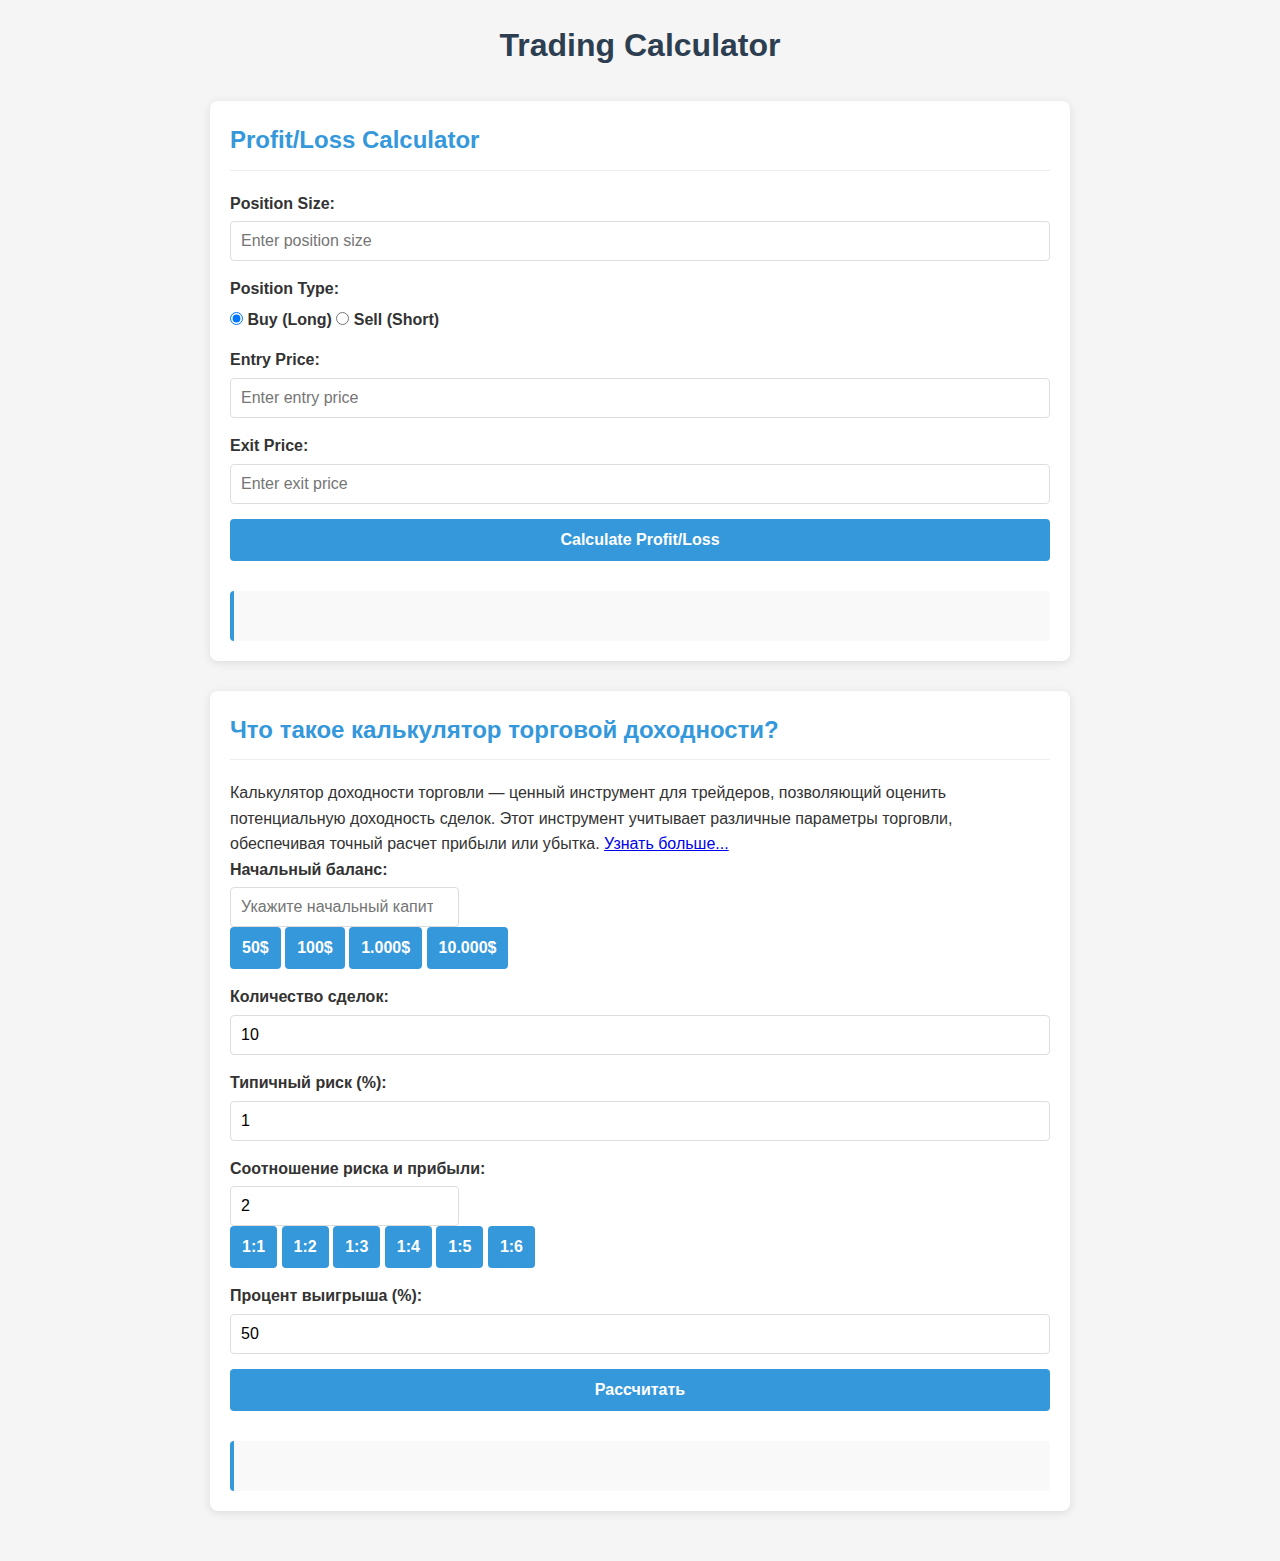
<file: index.html>
<!DOCTYPE html>
<html lang="en">
<head>
    <meta charset="UTF-8">
    <meta name="viewport" content="width=device-width, initial-scale=1.0">
    <title>Trading Calculator</title>
    <link rel="stylesheet" href="style.css">
</head>
<body>
    <div class="container">
        <h1>Trading Calculator</h1>
        
        
        <div class="calculator-section">
            <h2>Profit/Loss Calculator</h2>
            <div class="calculator-form">
                <div class="form-group">
                    <label for="positionSize">Position Size:</label>
                    <input type="number" id="positionSize" placeholder="Enter position size">
                </div>
                <div class="form-group">
                    <label>Position Type:</label>
                    <div class="radio-group">
                        <input type="radio" id="buyPosition" name="positionType" value="buy" checked>
                        <label for="buyPosition">Buy (Long)</label>
                        <input type="radio" id="sellPosition" name="positionType" value="sell">
                        <label for="sellPosition">Sell (Short)</label>
                    </div>
                </div>
                <div class="form-group">
                    <label for="entryPricePL">Entry Price:</label>
                    <input type="number" id="entryPricePL" placeholder="Enter entry price" step="0.0001">
                </div>
                <div class="form-group">
                    <label for="exitPrice">Exit Price:</label>
                    <input type="number" id="exitPrice" placeholder="Enter exit price" step="0.0001">
                </div>
                <button id="calculatePL">Calculate Profit/Loss</button>
                <div class="result" id="profitLossResult"></div>
            </div>
        </div>
        
        <div class="calculator-section">
            <h2>Что такое калькулятор торговой доходности?</h2>
            <p class="calculator-description">
                Калькулятор доходности торговли — ценный инструмент для трейдеров, позволяющий оценить потенциальную доходность сделок.
                Этот инструмент учитывает различные параметры торговли, обеспечивая точный расчет прибыли или убытка. <a href="https://insider-week.com/en/trade-return-calculator/">Узнать больше...</a>
            </p>
            
            <div class="calculator-form">
                <div class="form-group">
                    <label for="initialBalance">Начальный баланс:</label>
                    <div class="balance-controls">
                        <input type="number" id="initialBalance" placeholder="Укажите начальный капитал">
                        <div class="balance-buttons">
                            <button type="button" class="balance-btn" data-value="50">50$</button>
                            <button type="button" class="balance-btn" data-value="100">100$</button>
                            <button type="button" class="balance-btn" data-value="1000">1.000$</button>
                            <button type="button" class="balance-btn" data-value="10000">10.000$</button>
                        </div>
                    </div>
                </div>
                <div class="form-group">
                    <label for="numberOfTrades">Количество сделок:</label>
                    <input type="number" id="numberOfTrades" placeholder="От 1 до 100" min="1" max="100" value="10">
                </div>
                <div class="form-group">
                    <label for="riskPerTrade">Типичный риск (%):</label>
                    <input type="number" id="riskPerTrade" placeholder="Риск на сделку в %" step="1" value="1">
                </div>
                <div class="form-group">
                    <label for="riskRewardRatio">Соотношение риска и прибыли:</label>
                    <div class="ratio-controls">
                        <input type="number" id="riskRewardRatio" step="1" value="2">
                        <div class="ratio-buttons">
                            <button type="button" class="ratio-btn" data-value="1">1:1</button>
                            <button type="button" class="ratio-btn" data-value="2">1:2</button>
                            <button type="button" class="ratio-btn" data-value="3">1:3</button>
                            <button type="button" class="ratio-btn" data-value="4">1:4</button>
                            <button type="button" class="ratio-btn" data-value="5">1:5</button>
                            <button type="button" class="ratio-btn" data-value="6">1:6</button>
                        </div>
                    </div>
                </div>
                <div class="form-group">
                    <label for="winRate">Процент выигрыша (%):</label>
                    <input type="number" id="winRate" placeholder="Процент успешных сделок" min="0" max="100" value="50">
                </div>
                <button id="calculateProfitability">Рассчитать</button>
                <div class="result" id="profitabilityResult"></div>
            </div>
        </div>
    </div>
    
    <script src="script.js"></script>
</body>
</html>
</file>
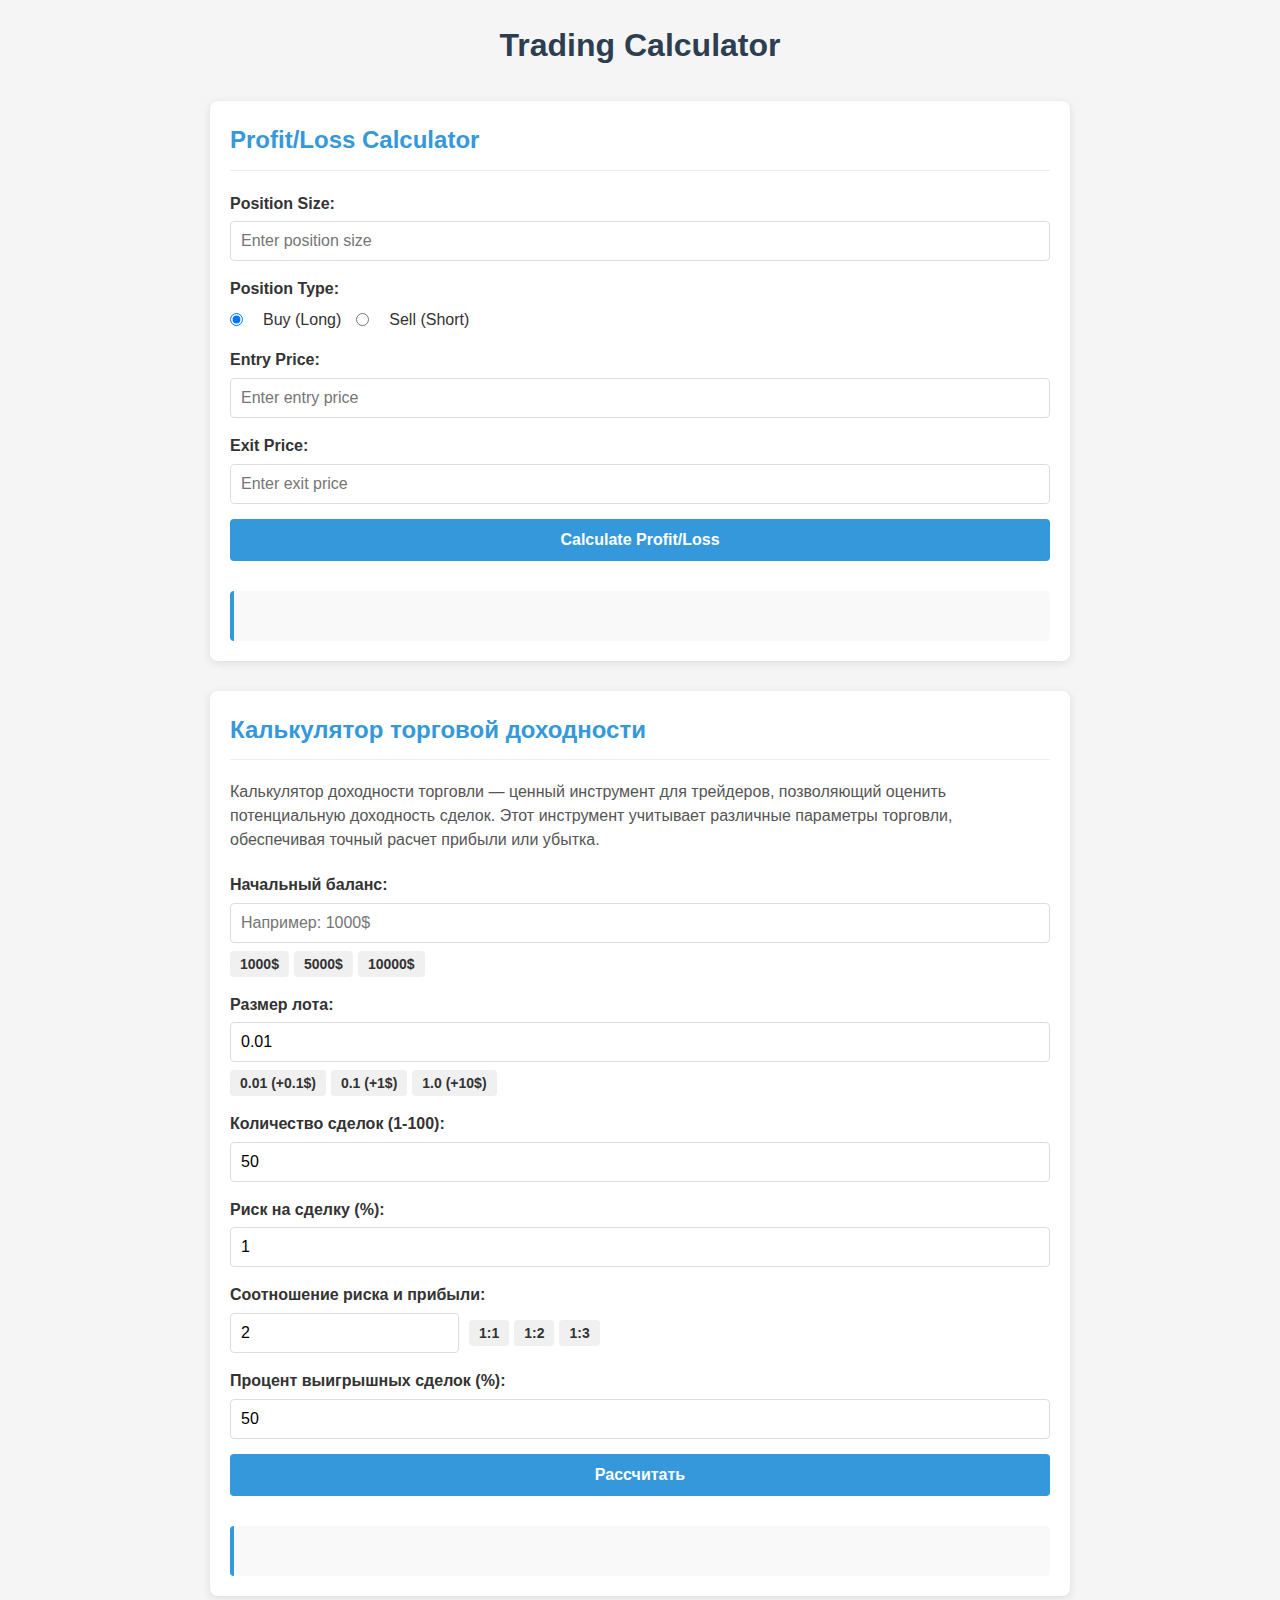
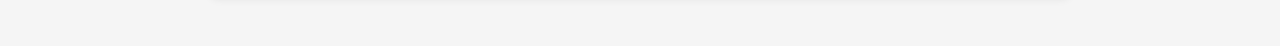
<file: v1/index.html>
<!DOCTYPE html>
<html lang="en">
<head>
    <meta charset="UTF-8">
    <meta name="viewport" content="width=device-width, initial-scale=1.0">
    <title>Trading Calculator</title>
    <link rel="stylesheet" href="style.css">
</head>
<body>
    <div class="container">
        <h1>Trading Calculator</h1>
        
        
        <div class="calculator-section">
            <h2>Profit/Loss Calculator</h2>
            <div class="calculator-form">
                <div class="form-group">
                    <label for="positionSize">Position Size:</label>
                    <input type="number" id="positionSize" placeholder="Enter position size">
                </div>
                <div class="form-group">
                    <label>Position Type:</label>
                    <div class="radio-group">
                        <input type="radio" id="buyPosition" name="positionType" value="buy" checked>
                        <label for="buyPosition">Buy (Long)</label>
                        <input type="radio" id="sellPosition" name="positionType" value="sell">
                        <label for="sellPosition">Sell (Short)</label>
                    </div>
                </div>
                <div class="form-group">
                    <label for="entryPricePL">Entry Price:</label>
                    <input type="number" id="entryPricePL" placeholder="Enter entry price" step="0.0001">
                </div>
                <div class="form-group">
                    <label for="exitPrice">Exit Price:</label>
                    <input type="number" id="exitPrice" placeholder="Enter exit price" step="0.0001">
                </div>
                <button id="calculatePL">Calculate Profit/Loss</button>
                <div class="result" id="profitLossResult"></div>
            </div>
        </div>
        
        <div class="calculator-section">
            <h2>Калькулятор торговой доходности</h2>
            <div class="calculator-description">
                Калькулятор доходности торговли — ценный инструмент для трейдеров, позволяющий оценить потенциальную доходность сделок. Этот инструмент учитывает различные параметры торговли, обеспечивая точный расчет прибыли или убытка.
            </div>
            <div class="calculator-form">
                <div class="form-group">
                    <label for="initialBalance">Начальный баланс:</label>
                    <div class="balance-controls">
                        <input type="number" id="initialBalance" placeholder="Например: 1000$" step="100">
                        <div class="balance-buttons">
                            <button class="balance-btn" data-value="1000">1000$</button>
                            <button class="balance-btn" data-value="5000">5000$</button>
                            <button class="balance-btn" data-value="10000">10000$</button>
                        </div>
                    </div>
                </div>
                <div class="form-group">
                    <label for="lotSize">Размер лота:</label>
                    <div class="lot-controls">
                        <input type="number" id="lotSize" placeholder="Размер лота" step="0.01" value="0.01">
                        <div class="lot-buttons">
                            <button class="lot-btn" data-value="0.01">0.01 (+0.1$)</button>
                            <button class="lot-btn" data-value="0.1">0.1 (+1$)</button>
                            <button class="lot-btn" data-value="1">1.0 (+10$)</button>
                        </div>
                    </div>
                </div>
                <div class="form-group">
                    <label for="numberOfTrades">Количество сделок (1-100):</label>
                    <input type="number" id="numberOfTrades" placeholder="Например: 50" min="1" max="100" value="50">
                </div>
                <div class="form-group">
                    <label for="riskPerTrade">Риск на сделку (%):</label>
                    <input type="number" id="riskPerTrade" placeholder="Например: 1%" step="1" value="1">
                </div>
                <div class="form-group">
                    <label for="riskRewardRatio">Соотношение риска и прибыли:</label>
                    <div class="ratio-controls">
                        <input type="number" id="riskRewardRatio" placeholder="Например: 2" step="0.1" value="2">
                        <div class="ratio-buttons">
                            <button class="ratio-btn" data-value="1">1:1</button>
                            <button class="ratio-btn" data-value="2">1:2</button>
                            <button class="ratio-btn" data-value="3">1:3</button>
                        </div>
                    </div>
                </div>
                <div class="form-group">
                    <label for="winPercentage">Процент выигрышных сделок (%):</label>
                    <input type="number" id="winPercentage" placeholder="Например: 50%" min="0" max="100" value="50">
                </div>
                <button id="calculateProfitability">Рассчитать</button>
                <div class="result" id="profitabilityResult"></div>
            </div>
        </div>
    </div>
    
    <script src="script.js"></script>
</body>
</html>
</file>
<file: style.css>
* {
    box-sizing: border-box;
    margin: 0;
    padding: 0;
    font-family: 'Arial', sans-serif;
}

body {
    background-color: #f5f5f5;
    color: #333;
    line-height: 1.6;
}

.container {
    max-width: 900px;
    margin: 0 auto;
    padding: 20px;
}

h1 {
    text-align: center;
    margin-bottom: 30px;
    color: #2c3e50;
}

.calculator-section {
    background-color: #fff;
    border-radius: 8px;
    box-shadow: 0 2px 10px rgba(0, 0, 0, 0.1);
    padding: 20px;
    margin-bottom: 30px;
}

.calculator-section h2 {
    margin-bottom: 20px;
    color: #3498db;
    border-bottom: 1px solid #eee;
    padding-bottom: 10px;
}

.calculator-form {
    display: flex;
    flex-direction: column;
    gap: 15px;
}

.form-group {
    display: flex;
    flex-direction: column;
}

label {
    margin-bottom: 5px;
    font-weight: 600;
}

input {
    padding: 10px;
    border: 1px solid #ddd;
    border-radius: 4px;
    font-size: 16px;
}

button {
    background-color: #3498db;
    color: white;
    border: none;
    padding: 12px;
    border-radius: 4px;
    cursor: pointer;
    font-size: 16px;
    font-weight: 600;
    transition: background-color 0.3s;
}

button:hover {
    background-color: #2980b9;
}

.result {
    margin-top: 15px;
    padding: 15px;
    background-color: #f9f9f9;
    border-left: 4px solid #3498db;
    border-radius: 4px;
    font-weight: 600;
    min-height: 50px;
    display: flex;
    align-items: center;
}

@media (max-width: 768px) {
    .container {
        padding: 10px;
    }
    
    .calculator-section {
        padding: 15px;
    }
}
</file>
<file: v1/style.css>
* {
    box-sizing: border-box;
    margin: 0;
    padding: 0;
    font-family: 'Arial', sans-serif;
}

body {
    background-color: #f5f5f5;
    color: #333;
    line-height: 1.6;
}

.container {
    max-width: 900px;
    margin: 0 auto;
    padding: 20px;
}

h1 {
    text-align: center;
    margin-bottom: 30px;
    color: #2c3e50;
}

.calculator-section {
    background-color: #fff;
    border-radius: 8px;
    box-shadow: 0 2px 10px rgba(0, 0, 0, 0.1);
    padding: 20px;
    margin-bottom: 30px;
}

.calculator-section h2 {
    margin-bottom: 20px;
    color: #3498db;
    border-bottom: 1px solid #eee;
    padding-bottom: 10px;
}

.calculator-description {
    margin-bottom: 20px;
    line-height: 1.5;
    color: #555;
}

.calculator-form {
    display: flex;
    flex-direction: column;
    gap: 15px;
}

.form-group {
    display: flex;
    flex-direction: column;
}

label {
    margin-bottom: 5px;
    font-weight: 600;
}

input {
    padding: 10px;
    border: 1px solid #ddd;
    border-radius: 4px;
    font-size: 16px;
}

button {
    background-color: #3498db;
    color: white;
    border: none;
    padding: 12px;
    border-radius: 4px;
    cursor: pointer;
    font-size: 16px;
    font-weight: 600;
    transition: background-color 0.3s;
}

button:hover {
    background-color: #2980b9;
}

.result {
    margin-top: 15px;
    padding: 15px;
    background-color: #f9f9f9;
    border-left: 4px solid #3498db;
    border-radius: 4px;
    font-weight: 600;
    min-height: 50px;
    display: flex;
    align-items: center;
}

.radio-group {
    display: flex;
    gap: 15px;
    align-items: center;
}

.radio-group input[type="radio"] {
    margin-right: 5px;
    cursor: pointer;
}

.radio-group label {
    font-weight: normal;
    margin-bottom: 0;
    cursor: pointer;
}

.ratio-controls {
    display: flex;
    align-items: center;
    gap: 10px;
}

.ratio-buttons {
    display: flex;
    gap: 5px;
}

.ratio-btn {
    padding: 5px 10px;
    font-size: 14px;
    background-color: #f0f0f0;
    color: #333;
}

.ratio-btn:hover {
    background-color: #e0e0e0;
}

.balance-controls {
    display: flex;
    flex-direction: column;
    gap: 8px;
}

.balance-buttons {
    display: flex;
    gap: 5px;
}

.balance-btn {
    padding: 5px 10px;
    font-size: 14px;
    background-color: #f0f0f0;
    color: #333;
}

.balance-btn:hover {
    background-color: #e0e0e0;
}

.lot-controls {
    display: flex;
    flex-direction: column;
    gap: 8px;
}

.lot-buttons {
    display: flex;
    gap: 5px;
}

.lot-btn {
    padding: 5px 10px;
    font-size: 14px;
    background-color: #f0f0f0;
    color: #333;
}

.lot-btn:hover {
    background-color: #e0e0e0;
}

.trade-summary {
    width: 100%;
}

.trade-summary h3 {
    margin-bottom: 10px;
}

.trade-summary p {
    margin-bottom: 5px;
}

.trade-details {
    margin-top: 10px;
    display: flex;
    flex-direction: column;
    gap: 5px;
    max-height: 200px;
    overflow-y: auto;
    border: 1px solid #eee;
    padding: 10px;
    border-radius: 4px;
}

.trade-item {
    padding: 5px;
    border-radius: 3px;
}

.win-trade {
    background-color: rgba(46, 204, 113, 0.1);
    border-left: 3px solid #2ecc71;
}

.loss-trade {
    background-color: rgba(231, 76, 60, 0.1);
    border-left: 3px solid #e74c3c;
}

details summary {
    cursor: pointer;
    margin-top: 10px;
    color: #3498db;
    font-weight: 600;
}

@media (max-width: 768px) {
    .container {
        padding: 10px;
    }
    
    .calculator-section {
        padding: 15px;
    }
}
</file>
